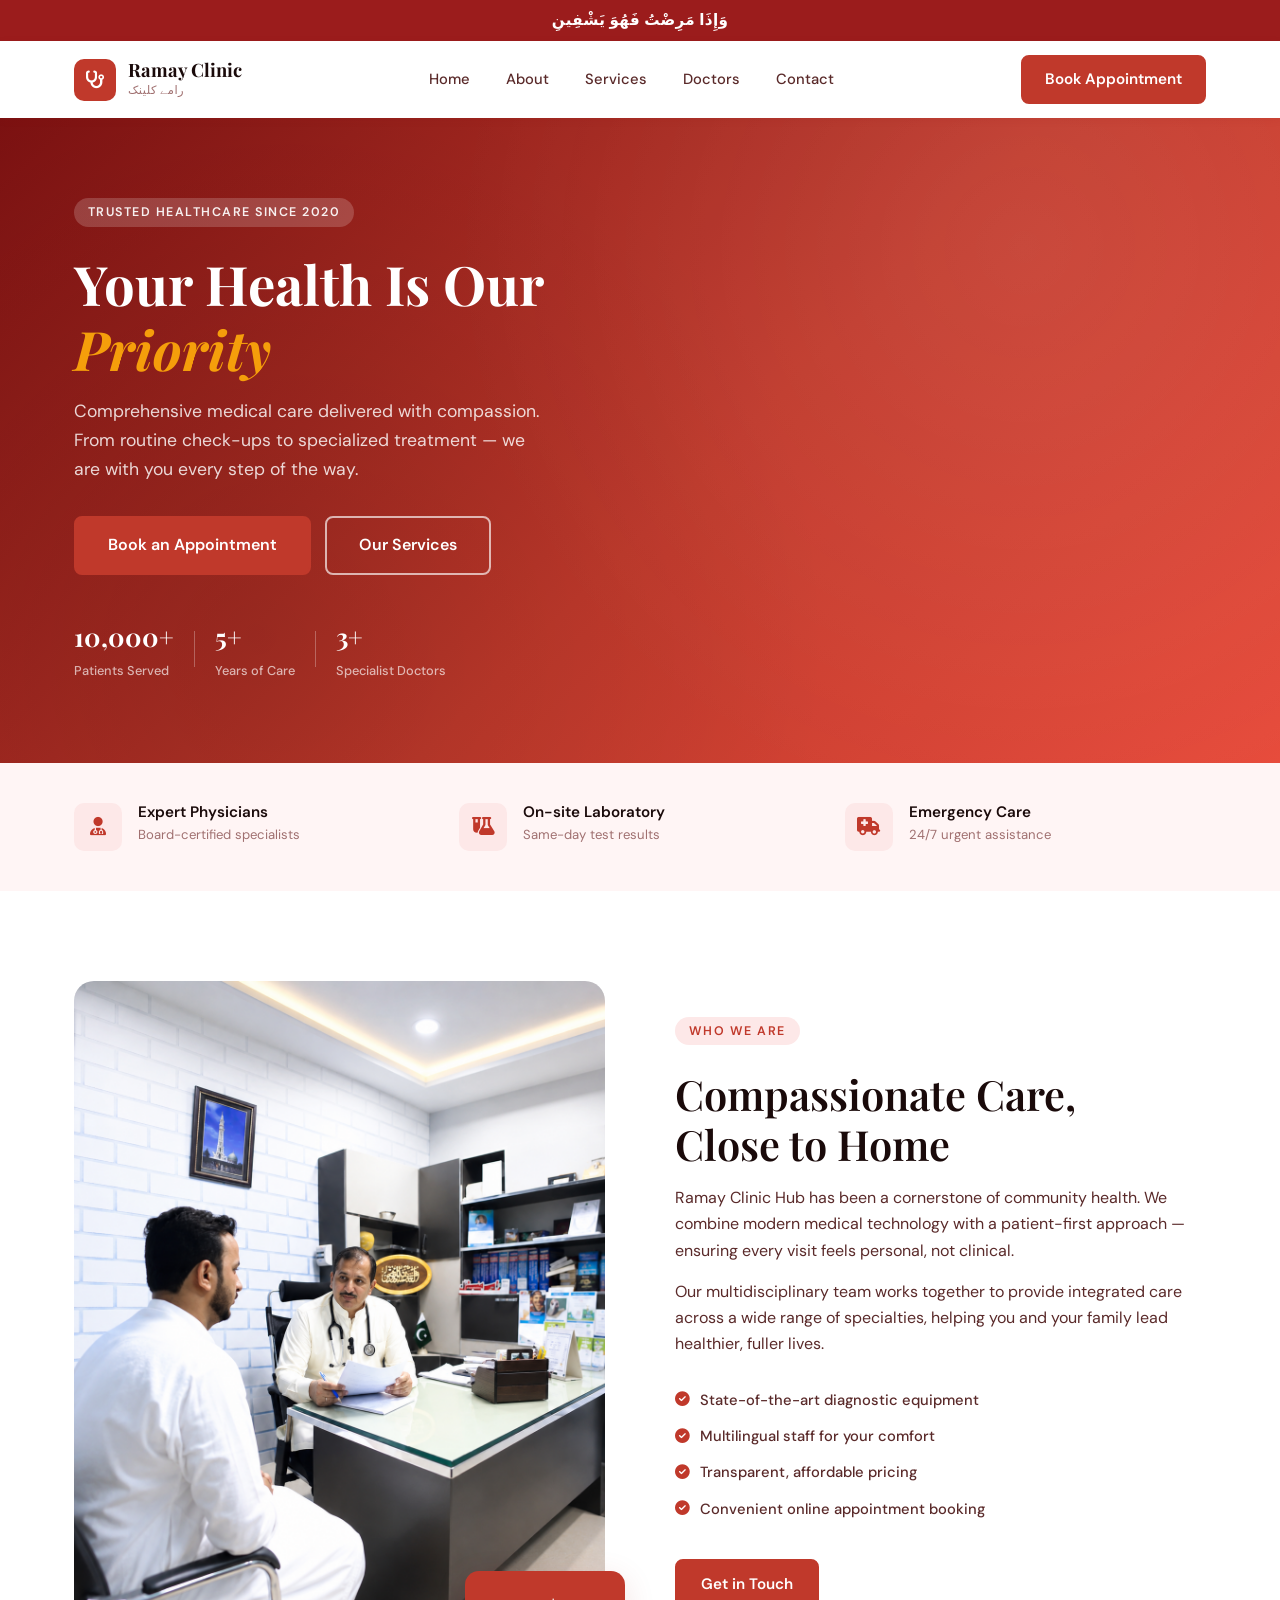
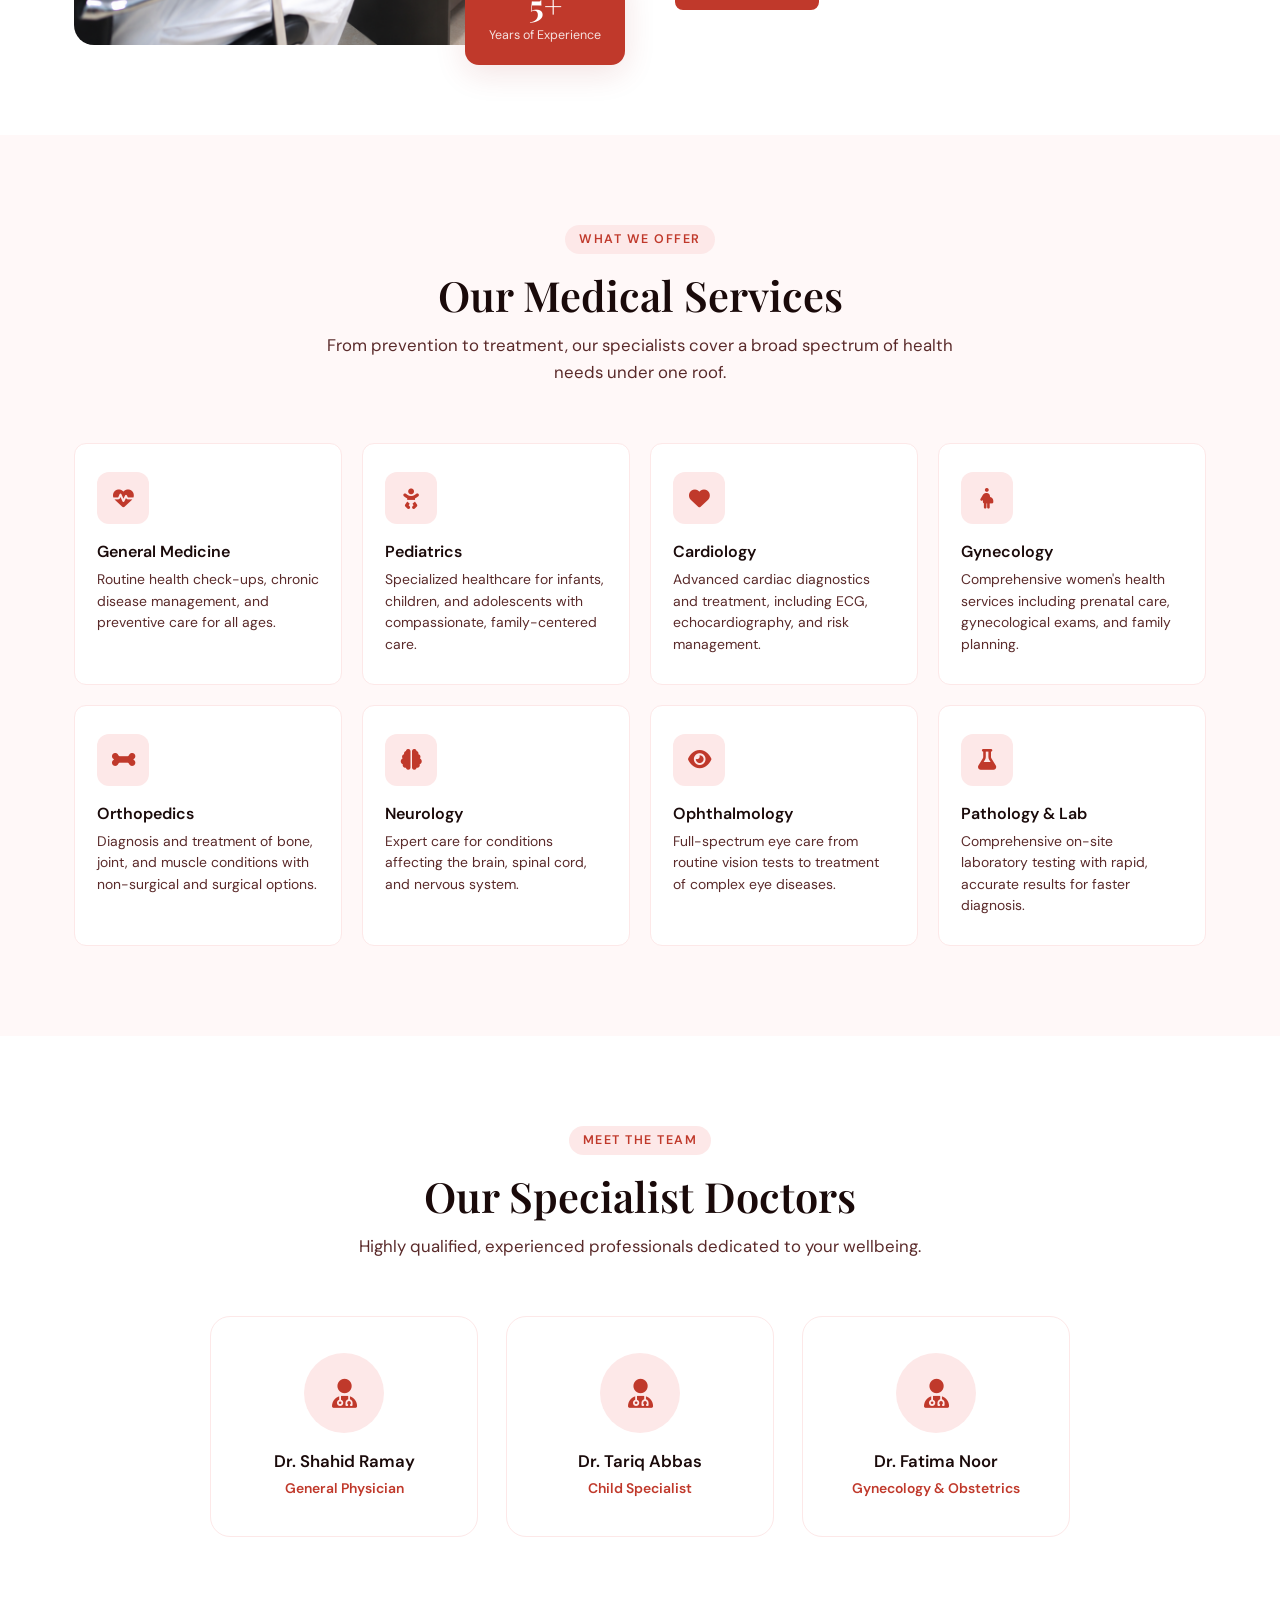
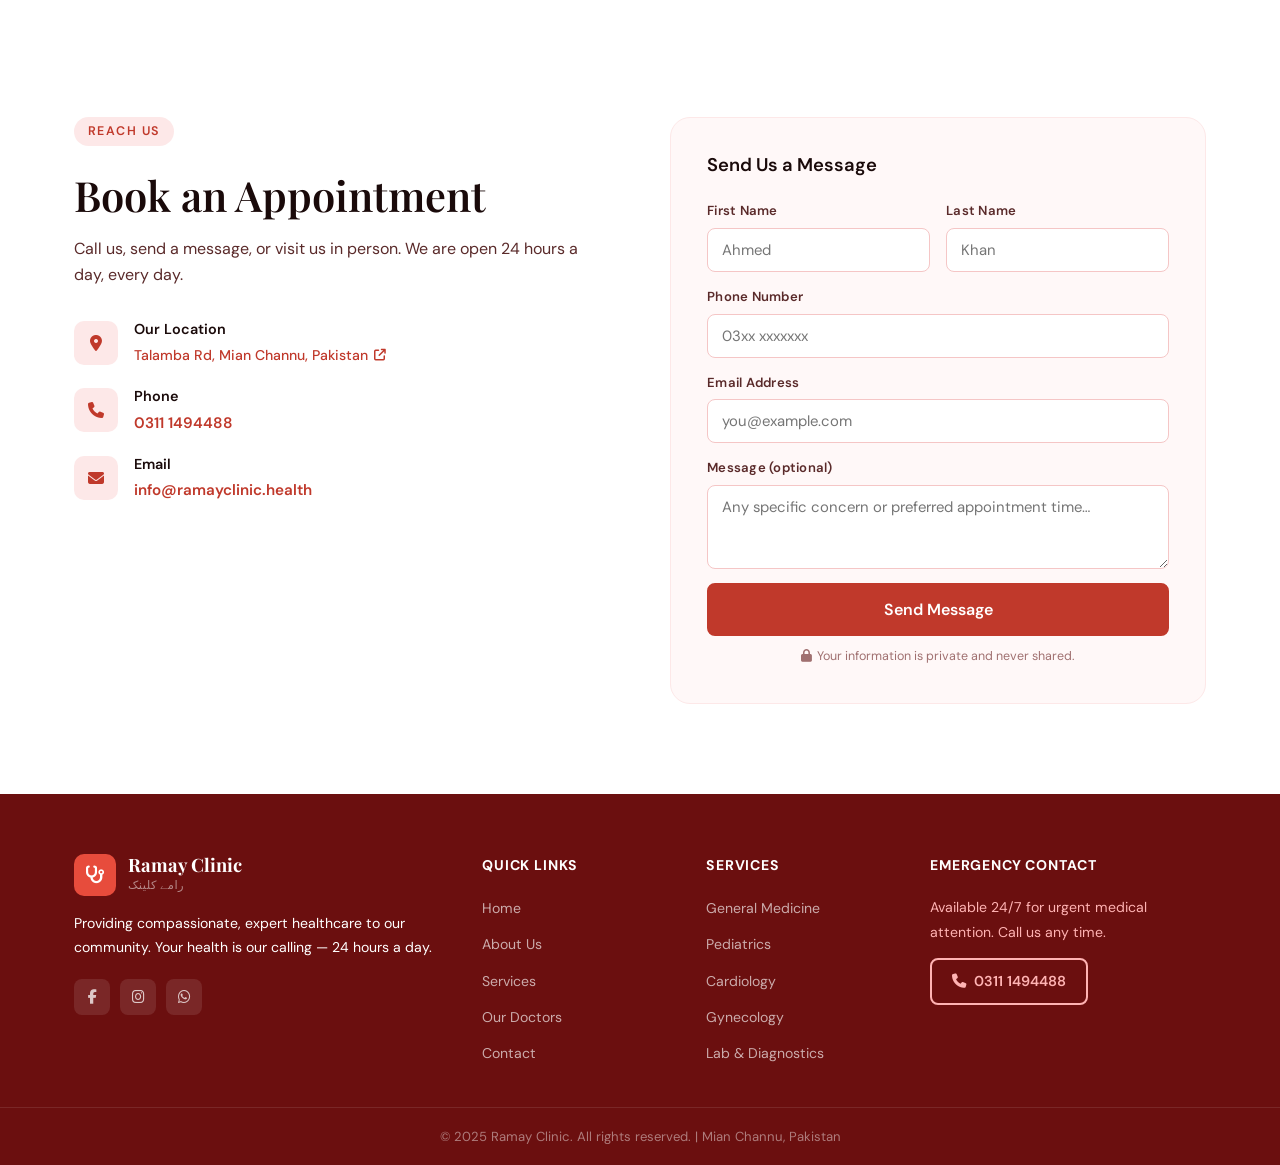
<file: index.html>
<!DOCTYPE html>
<html lang="en">
<head>
  <meta charset="UTF-8" />
  <meta name="viewport" content="width=device-width, initial-scale=1.0" />
  <title>Ramay Clinic  | رامے کلینک</title>
  <link rel="stylesheet" href="style.css" />
  <link href="https://fonts.googleapis.com/css2?family=DM+Sans:ital,opsz,wght@0,9..40,300;0,9..40,400;0,9..40,500;0,9..40,600;0,9..40,700;1,9..40,400&family=Playfair+Display:wght@400;600;700&display=swap" rel="stylesheet" />
  <link rel="stylesheet" href="https://cdnjs.cloudflare.com/ajax/libs/font-awesome/6.5.0/css/all.min.css" />
</head>
<body>

  <!-- TOP BAR -->
  <div class="topbar">
    <div class="topbar-inner">
      <div class="topbar-marquee" aria-label="Arabic quote about healing">
        <span class="topbar-marquee-text">وَإِذَا مَرِضْتُ فَهُوَ يَشْفِينِ</span>
      </div>
    </div>
  </div>

  <!-- NAVBAR -->
  <header class="navbar" id="navbar">
    <div class="container nav-inner">
      <a href="#" class="logo">
        <div class="logo-icon"><i class="fa fa-stethoscope"></i></div>
        <div class="logo-text">
          <span class="logo-main">Ramay Clinic</span>
          <span class="logo-sub">رامے کلینک</span>
        </div>
      </a>
      <nav class="nav-links">
        <a href="#home">Home</a>
        <a href="#about">About</a>
        <a href="#services">Services</a>
        <a href="#doctors">Doctors</a>
        <a href="#contact">Contact</a>
      </nav>
      <a href="#contact" class="btn btn-primary nav-cta">Book Appointment</a>
      <button class="hamburger" id="hamburger" aria-label="Menu">
        <span></span><span></span><span></span>
      </button>
    </div>
    <div class="mobile-menu" id="mobileMenu">
      <a href="#home">Home</a>
      <a href="#about">About</a>
      <a href="#services">Services</a>
      <a href="#doctors">Doctors</a>
      <a href="#contact">Contact</a>
      <a href="#contact" class="btn btn-primary">Book Appointment</a>
    </div>
  </header>

  <!-- HERO -->
  <section class="hero" id="home">
    <div class="hero-bg"></div>
    <div class="container hero-inner">
      <div class="hero-content">
        <span class="eyebrow">Trusted Healthcare Since 2020</span>
        <h1>Your Health Is Our <em>Priority</em></h1>
        <p class="hero-desc">Comprehensive medical care delivered with compassion. From routine check-ups to specialized treatment — we are with you every step of the way.</p>
        <div class="hero-actions">
          <a href="#contact" class="btn btn-primary btn-lg">Book an Appointment</a>
          <a href="#services" class="btn btn-outline btn-lg">Our Services</a>
        </div>
        <div class="hero-stats">
          <div class="stat">
            <strong>10,000+</strong>
            <span>Patients Served</span>
          </div>
          <div class="stat-divider"></div>
          <div class="stat">
            <strong>5+</strong>
            <span>Years of Care</span>
          </div>
          <div class="stat-divider"></div>
          <div class="stat">
            <strong>3+</strong>
            <span>Specialist Doctors</span>
          </div>
        </div>
      </div>
      
  </section>

  <!-- QUICK FEATURES STRIP -->
  <section class="features-strip">
    <div class="container features-grid">
      <div class="feature-item">
        <div class="fi-icon"><i class="fa fa-user-doctor"></i></div>
        <div>
          <h4>Expert Physicians</h4>
          <p>Board-certified specialists</p>
        </div>
      </div>
      <div class="feature-item">
        <div class="fi-icon"><i class="fa fa-flask-vial"></i></div>
        <div>
          <h4>On-site Laboratory</h4>
          <p>Same-day test results</p>
        </div>
      </div>
      <div class="feature-item">
        <div class="fi-icon"><i class="fa fa-ambulance"></i></div>
        <div>
          <h4>Emergency Care</h4>
          <p>24/7 urgent assistance</p>
        </div>
      </div>
    </div>
  </section>

  <!-- ABOUT -->
  <section class="about section" id="about">
    <div class="container about-inner">
      <div class="about-image-col">
        <div class="about-img-wrap">
          <div class="about-img-placeholder">
            <img class="about-photo" src="wwroot/images/image.png" alt="Doctor with a patient" />
          </div>
          <div class="about-exp-badge">
            <strong>5+</strong>
            <span>Years of Experience</span>
          </div>
        </div>
      </div>
      <div class="about-content">
        <span class="eyebrow">Who We Are</span>
        <h2>Compassionate Care, <br/>Close to Home</h2>
        <p>Ramay Clinic Hub has been a cornerstone of community health. We combine modern medical technology with a patient-first approach — ensuring every visit feels personal, not clinical.</p>
        <p>Our multidisciplinary team works together to provide integrated care across a wide range of specialties, helping you and your family lead healthier, fuller lives.</p>
        <ul class="about-highlights">
          <li><i class="fa fa-circle-check"></i> State-of-the-art diagnostic equipment</li>
          <li><i class="fa fa-circle-check"></i> Multilingual staff for your comfort</li>
          <li><i class="fa fa-circle-check"></i> Transparent, affordable pricing</li>
          <li><i class="fa fa-circle-check"></i> Convenient online appointment booking</li>
        </ul>
        <a href="#contact" class="btn btn-primary">Get in Touch</a>
      </div>
    </div>
  </section>

  <!-- SERVICES -->
  <section class="services section bg-light" id="services">
    <div class="container">
      <div class="section-header">
        <span class="eyebrow">What We Offer</span>
        <h2>Our Medical Services</h2>
        <p>From prevention to treatment, our specialists cover a broad spectrum of health needs under one roof.</p>
      </div>
      <div class="services-grid">
        <div class="service-card">
          <div class="sc-icon"><i class="fa fa-heart-pulse"></i></div>
          <h3>General Medicine</h3>
          <p>Routine health check-ups, chronic disease management, and preventive care for all ages.</p>
        </div>
        <div class="service-card">
          <div class="sc-icon"><i class="fa fa-baby"></i></div>
          <h3>Pediatrics</h3>
          <p>Specialized healthcare for infants, children, and adolescents with compassionate, family-centered care.</p>
        </div>
        <div class="service-card">
          <div class="sc-icon"><i class="fa fa-heart"></i></div>
          <h3>Cardiology</h3>
          <p>Advanced cardiac diagnostics and treatment, including ECG, echocardiography, and risk management.</p>
        </div>
        <div class="service-card">
          <div class="sc-icon"><i class="fa fa-person-pregnant"></i></div>
          <h3>Gynecology</h3>
          <p>Comprehensive women's health services including prenatal care, gynecological exams, and family planning.</p>
        </div>
        <div class="service-card">
          <div class="sc-icon"><i class="fa fa-bone"></i></div>
          <h3>Orthopedics</h3>
          <p>Diagnosis and treatment of bone, joint, and muscle conditions with non-surgical and surgical options.</p>
        </div>
        <div class="service-card">
          <div class="sc-icon"><i class="fa fa-brain"></i></div>
          <h3>Neurology</h3>
          <p>Expert care for conditions affecting the brain, spinal cord, and nervous system.</p>
        </div>
        <div class="service-card">
          <div class="sc-icon"><i class="fa fa-eye"></i></div>
          <h3>Ophthalmology</h3>
          <p>Full-spectrum eye care from routine vision tests to treatment of complex eye diseases.</p>
        </div>
        <div class="service-card">
          <div class="sc-icon"><i class="fa fa-flask"></i></div>
          <h3>Pathology & Lab</h3>
          <p>Comprehensive on-site laboratory testing with rapid, accurate results for faster diagnosis.</p>
        </div>
      </div>
    </div>
  </section>

  <!-- DOCTORS -->
  <section class="doctors section" id="doctors">
    <div class="container">
      <div class="section-header">
        <span class="eyebrow">Meet the Team</span>
        <h2>Our Specialist Doctors</h2>
        <p>Highly qualified, experienced professionals dedicated to your wellbeing.</p>
      </div>
      <div class="doctors-grid">
        <div class="doctor-card">
          <div class="doc-avatar"><i class="fa fa-user-doctor"></i></div>
          <div class="doc-info">
            <h3>Dr. Shahid Ramay</h3>
            <p class="doc-spec">General Physician</p>
          </div>
        </div>
        <div class="doctor-card">
          <div class="doc-avatar"><i class="fa fa-user-doctor"></i></div>
          <div class="doc-info">
            <h3>Dr. Tariq Abbas</h3>
            <p class="doc-spec">Child Specialist</p>
          </div>
        </div>
        <div class="doctor-card">
          <div class="doc-avatar"><i class="fa fa-user-doctor"></i></div>
          <div class="doc-info">
            <h3>Dr. Fatima Noor</h3>
            <p class="doc-spec">Gynecology & Obstetrics</p>
          </div>
        </div>
      </div>
    </div>
  </section>

  <!-- CONTACT -->
  <section class="contact section" id="contact">
    <div class="container contact-inner">
      <div class="contact-info">
        <span class="eyebrow">Reach Us</span>
        <h2>Book an Appointment</h2>
        <p>Call us, send a message, or visit us in person. We are open 24 hours a day, every day.</p>

        <div class="info-items">
          <div class="info-item">
            <div class="ii-icon"><i class="fa fa-location-dot"></i></div>
            <div>
              <h4>Our Location</h4>
              <a href="https://maps.google.com/?q=F943+4VP,+Talamba+Rd,+Mian+Channu" target="_blank" rel="noopener" class="map-link">
                Talamba Rd, Mian Channu, Pakistan
                <i class="fa fa-arrow-up-right-from-square"></i>
              </a>
            </div>
          </div>
          <div class="info-item">
            <div class="ii-icon"><i class="fa fa-phone"></i></div>
            <div>
              <h4>Phone</h4>
              <a href="tel:03111494488" class="contact-link">0311 1494488</a>
            </div>
          </div>
          <div class="info-item">
            <div class="ii-icon"><i class="fa fa-envelope"></i></div>
            <div>
              <h4>Email</h4>
              <a href="mailto:info@ramayclinic.health" class="contact-link">info@ramayclinic.health</a>
            </div>
          </div>
          
        </div>
      </div>

      <div class="contact-form-wrap">
        <form class="contact-form" id="contactForm">
          <h3>Send Us a Message</h3>
          <div class="form-row">
            <div class="form-group">
              <label for="fname">First Name</label>
              <input type="text" id="fname" placeholder="Ahmed" required />
            </div>
            <div class="form-group">
              <label for="lname">Last Name</label>
              <input type="text" id="lname" placeholder="Khan" required />
            </div>
          </div>
          <div class="form-group">
            <label for="phone">Phone Number</label>
            <input type="tel" id="phone" placeholder="03xx xxxxxxx" required />
          </div>
          <div class="form-group">
            <label for="email">Email Address</label>
            <input type="email" id="email" placeholder="you@example.com" />
          </div>
          
          <div class="form-group">
            <label for="message">Message (optional)</label>
            <textarea id="message" rows="3" placeholder="Any specific concern or preferred appointment time…"></textarea>
          </div>
          <button type="submit" class="btn btn-primary btn-block btn-lg">Send Message</button>
          <p class="form-note"><i class="fa fa-lock"></i> Your information is private and never shared.</p>
          <div class="form-success" id="formSuccess">
            <i class="fa fa-circle-check"></i>
            <strong>Message Sent!</strong> We are happy to assist you.
          </div>
        </form>
      </div>
    </div>
  </section>

  <!-- FOOTER -->
  <footer class="footer">
    <div class="container footer-inner">
      <div class="footer-brand">
        <div class="logo">
          <div class="logo-icon"><i class="fa fa-stethoscope"></i></div>
          <div class="logo-text">
            <span class="logo-main">Ramay Clinic</span>
            <span class="logo-sub">رامے کلینک</span>
          </div>
        </div>
        <p>Providing compassionate, expert healthcare to our community. Your health is our calling — 24 hours a day.</p>
        <div class="social-links">
          <a href="https://www.facebook.com/ramayhospital/" aria-label="Facebook"><i class="fab fa-facebook-f"></i></a>
          <a href="https://www.instagram.com/ramayhospital/" aria-label="Instagram"><i class="fab fa-instagram"></i></a>
          <a href="https://wa.me/923111494488" aria-label="WhatsApp"><i class="fab fa-whatsapp"></i></a>
        </div>
      </div>
      <div class="footer-col">
        <h5>Quick Links</h5>
        <ul>
          <li><a href="#home">Home</a></li>
          <li><a href="#about">About Us</a></li>
          <li><a href="#services">Services</a></li>
          <li><a href="#doctors">Our Doctors</a></li>
          <li><a href="#contact">Contact</a></li>
        </ul>
      </div>
      <div class="footer-col">
        <h5>Services</h5>
        <ul>
          <li><a href="#services">General Medicine</a></li>
          <li><a href="#services">Pediatrics</a></li>
          <li><a href="#services">Cardiology</a></li>
          <li><a href="#services">Gynecology</a></li>
          <li><a href="#services">Lab & Diagnostics</a></li>
        </ul>
      </div>
      <div class="footer-col">
        <h5>Emergency Contact</h5>
        <p style="color:#ffb3b3; font-size:0.88rem; line-height:1.8; margin-bottom:12px;">Available 24/7 for urgent medical attention. Call us any time.</p>
        <a href="tel:03111494488" class="btn btn-outline-light">
          <i class="fa fa-phone"></i> 0311 1494488
        </a>
      </div>
    </div>
    <div class="footer-bottom">
      <div class="container">
        <p>© 2025 Ramay Clinic. All rights reserved. | Mian Channu, Pakistan</p>
      </div>
    </div>
  </footer>

  <script src="script.js"></script>
</body>
</html>
</file>
<file: style.css>
/* ===================================
   RAMA CLINIC HUB — RED & WHITE THEME
   Palette:
   --red-dark:    #9b1c1c
   --red:         #c0392b
   --red-mid:     #e74c3c
   --red-light:   #fde8e8
   --red-pale:    #fff5f5
   --accent:      #f59e0b
   --text:        #1a0a0a
   --text-mid:    #5a2a2a
   --text-light:  #a07070
   --white:       #ffffff
   --bg-light:    #fff8f8
=================================== */

*, *::before, *::after { box-sizing: border-box; margin: 0; padding: 0; }

:root {
  --red-dark:   #9b1c1c;
  --red:        #c0392b;
  --red-mid:    #e74c3c;
  --red-light:  #fde8e8;
  --red-pale:   #fff5f5;
  --accent:     #f59e0b;
  --text:       #1a0a0a;
  --text-mid:   #5a2a2a;
  --text-light: #a07070;
  --white:      #ffffff;
  --bg-light:   #fff8f8;
  --shadow-sm:  0 2px 8px rgba(155,28,28,0.08);
  --shadow-md:  0 8px 32px rgba(155,28,28,0.12);
  --shadow-lg:  0 20px 60px rgba(155,28,28,0.16);
  --radius:     12px;
  --radius-lg:  20px;
}

html { scroll-behavior: smooth; }

body {
  font-family: 'DM Sans', system-ui, sans-serif;
  color: var(--text);
  background: var(--white);
  line-height: 1.65;
  font-size: 1rem;
  -webkit-font-smoothing: antialiased;
}

h1, h2, h3, h4 {
  font-family: 'Playfair Display', Georgia, serif;
  line-height: 1.2;
  color: var(--text);
}

h1 { font-size: clamp(2.2rem, 5vw, 3.4rem); font-weight: 700; }
h2 { font-size: clamp(1.8rem, 3.5vw, 2.6rem); font-weight: 600; }
h3 { font-size: 1.25rem; font-weight: 600; }
h4 { font-size: 1rem; font-weight: 600; }

p { color: var(--text-mid); }
a { text-decoration: none; color: inherit; }

.container {
  max-width: 1180px;
  margin: 0 auto;
  padding: 0 24px;
}

.section { padding: 90px 0; }
.bg-light { background: var(--bg-light); }

.eyebrow {
  display: inline-block;
  font-family: 'DM Sans', sans-serif;
  font-size: 0.78rem;
  font-weight: 600;
  letter-spacing: 0.12em;
  text-transform: uppercase;
  color: var(--red);
  background: var(--red-light);
  padding: 4px 14px;
  border-radius: 100px;
  margin-bottom: 1rem;
}

.section-header {
  text-align: center;
  max-width: 640px;
  margin: 0 auto 3.5rem;
}
.section-header p { margin-top: 0.75rem; font-size: 1.05rem; }

/* BUTTONS */
.btn {
  display: inline-flex;
  align-items: center;
  gap: 8px;
  padding: 11px 24px;
  border-radius: 8px;
  font-family: 'DM Sans', sans-serif;
  font-size: 0.95rem;
  font-weight: 600;
  cursor: pointer;
  border: 2px solid transparent;
  transition: all 0.2s ease;
  white-space: nowrap;
}
.btn-primary {
  background: var(--red);
  color: var(--white);
  border-color: var(--red);
}
.btn-primary:hover {
  background: var(--red-dark);
  border-color: var(--red-dark);
  transform: translateY(-1px);
  box-shadow: 0 6px 20px rgba(155,28,28,0.28);
}
.btn-outline {
  background: transparent;
  color: var(--white);
  border-color: rgba(255,255,255,0.65);
}
.btn-outline:hover {
  background: rgba(255,255,255,0.15);
  border-color: var(--white);
}
.btn-outline-light {
  background: transparent;
  color: #ffb3b3;
  border: 2px solid #ffb3b3;
  border-radius: 8px;
  padding: 10px 20px;
  font-size: 0.9rem;
  font-weight: 600;
  transition: all 0.2s;
}
.btn-outline-light:hover { background: rgba(255,255,255,0.1); }
.btn-lg { padding: 14px 32px; font-size: 1rem; }
.btn-block { width: 100%; justify-content: center; }

/* TOP BAR */
.topbar {
  background: var(--red-dark);
  color: rgba(255,255,255,0.85);
  font-size: 0.83rem;
  padding: 8px 0;
}
.topbar-inner {
  width: 100%;
  max-width: none;
  padding: 0 24px;
  box-sizing: border-box;
  display: flex;
  justify-content: center;
  align-items: center;
  flex-wrap: wrap;
  gap: 8px;
  overflow: hidden;
}
.topbar-marquee {
  width: 100%;
  overflow: hidden;
  display: flex;
  align-items: center;
  justify-content: flex-start;
}
.topbar-marquee-text {
  display: inline-block;
  min-width: 100%;
  white-space: nowrap;
  font-size: 0.95rem;
  font-weight: 700;
  letter-spacing: 0.02em;
  color: #ffffff;
  text-align: center;
  animation: topbar-marquee 5s ease-out 1 forwards;
}

@keyframes topbar-marquee {
  0% { transform: translateX(-120%); }
  100% { transform: translateX(0); }
}

/* NAVBAR */
.navbar {
  position: sticky;
  top: 0;
  z-index: 100;
  background: var(--white);
  box-shadow: var(--shadow-sm);
  padding: 0;
  transition: box-shadow 0.3s;
}
.navbar.scrolled { box-shadow: var(--shadow-md); }
.nav-inner {
  display: flex;
  align-items: center;
  justify-content: space-between;
  padding-top: 14px;
  padding-bottom: 14px;
  gap: 24px;
}
.logo {
  display: flex;
  align-items: center;
  gap: 12px;
}
.logo-icon {
  width: 42px;
  height: 42px;
  background: var(--red);
  border-radius: 10px;
  display: flex;
  align-items: center;
  justify-content: center;
  color: var(--white);
  font-size: 1.1rem;
  flex-shrink: 0;
}
.logo-main {
  display: block;
  font-family: 'Playfair Display', serif;
  font-size: 1.15rem;
  font-weight: 700;
  color: var(--text);
  line-height: 1.2;
}
.logo-sub {
  display: block;
  font-size: 0.72rem;
  color: var(--text-light);
  font-weight: 500;
  letter-spacing: 0.04em;
}
.nav-links {
  display: flex;
  gap: 8px;
}
.nav-links a {
  padding: 8px 14px;
  color: var(--text-mid);
  font-size: 0.92rem;
  font-weight: 500;
  border-radius: 6px;
  transition: color 0.2s, background 0.2s;
}
.nav-links a:hover {
  color: var(--red);
  background: var(--red-pale);
}
.nav-cta { padding: 10px 22px; }
.hamburger {
  display: none;
  flex-direction: column;
  gap: 5px;
  background: none;
  border: none;
  cursor: pointer;
  padding: 4px;
}
.hamburger span {
  display: block;
  width: 24px;
  height: 2px;
  background: var(--text);
  border-radius: 2px;
  transition: all 0.3s;
}
.mobile-menu {
  display: none;
  flex-direction: column;
  padding: 12px 24px 20px;
  border-top: 1px solid var(--red-light);
  gap: 4px;
}
.mobile-menu a {
  padding: 10px 12px;
  border-radius: 8px;
  font-weight: 500;
  color: var(--text-mid);
  transition: background 0.2s, color 0.2s;
}
.mobile-menu a:hover { background: var(--red-pale); color: var(--red); }
.mobile-menu .btn { margin-top: 8px; justify-content: center; }
.mobile-menu.open { display: flex; }

/* HERO */
.hero {
  position: relative;
  background: linear-gradient(135deg, #7b1111 0%, #c0392b 55%, #e74c3c 100%);
  padding: 80px 0 0;
  overflow: hidden;
  min-height: 580px;
}
.hero-bg {
  position: absolute;
  inset: 0;
  background:
    radial-gradient(circle at 80% 20%, rgba(255,255,255,0.07) 0%, transparent 50%),
    radial-gradient(circle at 20% 80%, rgba(0,0,0,0.12) 0%, transparent 50%);
}
.hero-inner {
  position: relative;
  z-index: 2;
  display: grid;
  grid-template-columns: 1fr 1fr;
  gap: 60px;
  align-items: center;
  padding-bottom: 80px;
}
.hero-content .eyebrow {
  background: rgba(255,255,255,0.18);
  color: rgba(255,255,255,0.92);
}
.hero-content h1 { color: var(--white); margin: 0.5rem 0 1rem; }
.hero-content h1 em { font-style: italic; color: var(--accent); }
.hero-desc {
  color: rgba(255,255,255,0.82);
  font-size: 1.1rem;
  max-width: 480px;
  margin-bottom: 2rem;
}
.hero-actions {
  display: flex;
  gap: 14px;
  flex-wrap: wrap;
  margin-bottom: 2.5rem;
}
.hero-stats { display: flex; align-items: center; gap: 20px; }
.stat strong {
  display: block;
  font-size: 1.6rem;
  font-weight: 700;
  color: var(--white);
  font-family: 'Playfair Display', serif;
}
.stat span { font-size: 0.8rem; color: rgba(255,255,255,0.65); font-weight: 500; }
.stat-divider { width: 1px; height: 36px; background: rgba(255,255,255,0.28); }

/* HERO CARD */
.hero-visual { position: relative; display: flex; justify-content: center; }
.hero-card {
  background: var(--white);
  border-radius: var(--radius-lg);
  padding: 28px;
  box-shadow: var(--shadow-lg);
  width: 100%;
  max-width: 340px;
}
.hero-card-header { display: flex; align-items: center; gap: 14px; margin-bottom: 18px; }
.hc-icon {
  width: 46px; height: 46px;
  background: var(--red-light);
  border-radius: 10px;
  display: flex; align-items: center; justify-content: center;
  color: var(--red); font-size: 1.2rem;
}
.hc-title { font-size: 0.78rem; color: var(--text-light); font-weight: 500; margin-bottom: 2px; }
.hc-time { font-size: 0.98rem; font-weight: 700; color: var(--text); }
.hc-divider { height: 1px; background: var(--red-light); margin-bottom: 18px; }
.hero-checklist { list-style: none; margin-bottom: 20px; }
.hero-checklist li {
  display: flex; align-items: center; gap: 10px;
  padding: 7px 0; font-size: 0.92rem; font-weight: 500; color: var(--text-mid);
  border-bottom: 1px solid var(--red-pale);
}
.hero-checklist li:last-child { border-bottom: none; }
.hero-checklist li i { color: var(--red); font-size: 0.9rem; }

.floating-badge {
  position: absolute;
  background: var(--white);
  border-radius: 100px;
  padding: 8px 16px;
  display: flex; align-items: center; gap: 8px;
  font-size: 0.82rem; font-weight: 600;
  box-shadow: var(--shadow-md);
  color: var(--text); white-space: nowrap;
}
.floating-badge i { color: var(--red); }
.badge-one { top: -20px; left: -30px; }
.badge-two { bottom: 30px; right: -20px; }

.hero-wave { position: relative; z-index: 1; line-height: 0; }
.hero-wave svg { display: block; width: 100%; height: 60px; }

/* FEATURES STRIP */
.features-strip { background: var(--red-pale); padding: 40px 0; }
.features-grid { display: grid; grid-template-columns: repeat(3, 1fr); gap: 24px; }
.feature-item { display: flex; align-items: flex-start; gap: 16px; }
.fi-icon {
  width: 48px; height: 48px;
  background: var(--red-light);
  border-radius: 10px;
  display: flex; align-items: center; justify-content: center;
  color: var(--red); font-size: 1.15rem; flex-shrink: 0;
}
.feature-item h4 { font-family: 'DM Sans', sans-serif; font-size: 0.95rem; margin-bottom: 2px; }
.feature-item p { font-size: 0.82rem; color: var(--text-light); }

/* ABOUT */
.about-inner { display: grid; grid-template-columns: 1fr 1fr; gap: 70px; align-items: center; }
.about-img-wrap { position: relative; }
.about-img-placeholder {
  background: linear-gradient(135deg, var(--red-light) 0%, var(--red-pale) 100%);
  border-radius: var(--radius-lg);
  aspect-ratio: 4/5;
  display: flex; align-items: center; justify-content: center;
  font-size: 5rem; color: var(--red-mid);
  overflow: hidden;
}
.about-photo {
  width: 100%;
  height: 100%;
  object-fit: cover;
  display: block;
}
.about-exp-badge {
  position: absolute; bottom: -20px; right: -20px;
  background: var(--red); color: var(--white);
  border-radius: 14px; padding: 18px 24px; text-align: center;
  box-shadow: var(--shadow-md);
}
.about-exp-badge strong { display: block; font-size: 2rem; font-family: 'Playfair Display', serif; line-height: 1; }
.about-exp-badge span { font-size: 0.78rem; opacity: 0.85; }
.about-content h2 { margin: 0.5rem 0 1rem; }
.about-content p { margin-bottom: 0.9rem; }
.about-highlights { list-style: none; margin: 1.5rem 0 2rem; }
.about-highlights li {
  display: flex; align-items: center; gap: 10px;
  padding: 6px 0; font-size: 0.92rem; color: var(--text-mid); font-weight: 500;
}
.about-highlights li i { color: var(--red); }

/* SERVICES */
.services-grid { display: grid; grid-template-columns: repeat(4, 1fr); gap: 20px; }
.service-card {
  background: var(--white);
  border-radius: var(--radius);
  padding: 28px 22px;
  border: 1.5px solid var(--red-light);
  transition: all 0.25s ease;
  cursor: default;
}
.service-card:hover {
  border-color: var(--red);
  box-shadow: var(--shadow-md);
  transform: translateY(-4px);
}
.sc-icon {
  width: 52px; height: 52px;
  background: var(--red-light);
  border-radius: 12px;
  display: flex; align-items: center; justify-content: center;
  color: var(--red); font-size: 1.3rem;
  margin-bottom: 18px; transition: background 0.25s;
}
.service-card:hover .sc-icon { background: var(--red); color: var(--white); }
.service-card h3 { font-family: 'DM Sans', sans-serif; font-size: 1rem; margin-bottom: 8px; }
.service-card p { font-size: 0.87rem; line-height: 1.55; }

/* DOCTORS */
.doctors-grid { display: grid; grid-template-columns: repeat(3, 1fr); gap: 28px; max-width: 860px; margin: 0 auto; }
.doctor-card {
  background: var(--white);
  border-radius: var(--radius-lg);
  padding: 36px 22px;
  text-align: center;
  border: 1.5px solid var(--red-light);
  transition: all 0.25s;
}
.doctor-card:hover {
  box-shadow: var(--shadow-md);
  border-color: var(--red);
  transform: translateY(-3px);
}
.doc-avatar {
  width: 80px; height: 80px;
  background: var(--red-light);
  border-radius: 50%;
  display: flex; align-items: center; justify-content: center;
  font-size: 1.8rem; color: var(--red);
  margin: 0 auto 18px;
}
.doc-info h3 { font-family: 'DM Sans', sans-serif; font-size: 1.05rem; margin-bottom: 6px; }
.doc-spec { font-size: 0.87rem; color: var(--red); font-weight: 600; }

/* CONTACT */
.contact-inner { display: grid; grid-template-columns: 1fr 1fr; gap: 60px; align-items: flex-start; }
.contact-info h2 { margin: 0.5rem 0 1rem; }
.contact-info > p { margin-bottom: 2rem; }
.info-items { display: flex; flex-direction: column; gap: 20px; }
.info-item { display: flex; gap: 16px; align-items: flex-start; }
.ii-icon {
  width: 44px; height: 44px;
  background: var(--red-light);
  border-radius: 10px;
  display: flex; align-items: center; justify-content: center;
  color: var(--red); font-size: 1rem; flex-shrink: 0;
}
.info-item h4 { font-family: 'DM Sans', sans-serif; font-size: 0.9rem; margin-bottom: 4px; }
.info-item p { font-size: 0.88rem; line-height: 1.6; }

.map-link {
  display: inline-flex;
  align-items: center;
  gap: 6px;
  color: var(--red);
  font-size: 0.88rem;
  font-weight: 500;
  transition: color 0.2s;
  line-height: 1.5;
}
.map-link:hover { color: var(--red-dark); text-decoration: underline; }
.map-link i { font-size: 0.75rem; }

.contact-link {
  color: var(--red);
  font-size: 0.95rem;
  font-weight: 600;
  transition: color 0.2s;
}
.contact-link:hover { color: var(--red-dark); text-decoration: underline; }

/* FORM */
.contact-form-wrap {
  background: var(--bg-light);
  border-radius: var(--radius-lg);
  padding: 36px;
  border: 1.5px solid var(--red-light);
}
.contact-form h3 { font-family: 'DM Sans', sans-serif; font-size: 1.15rem; margin-bottom: 24px; color: var(--text); }
.form-row { display: grid; grid-template-columns: 1fr 1fr; gap: 16px; }
.form-group { display: flex; flex-direction: column; gap: 6px; margin-bottom: 14px; }
.form-group label { font-size: 0.82rem; font-weight: 600; color: var(--text-mid); letter-spacing: 0.02em; }
.form-group input,
.form-group select,
.form-group textarea {
  padding: 11px 14px;
  border: 1.5px solid #f5c6c6;
  border-radius: 8px;
  font-family: 'DM Sans', sans-serif;
  font-size: 0.93rem;
  color: var(--text);
  background: var(--white);
  transition: border-color 0.2s, box-shadow 0.2s;
  outline: none;
  resize: vertical;
}
.form-group input:focus,
.form-group select:focus,
.form-group textarea:focus {
  border-color: var(--red);
  box-shadow: 0 0 0 3px rgba(192,57,43,0.12);
}
.form-note {
  text-align: center; font-size: 0.78rem; color: var(--text-light);
  margin-top: 10px; display: flex; align-items: center; justify-content: center; gap: 5px;
}
.form-success {
  display: none;
  background: var(--red-light);
  border-radius: 8px; padding: 14px 18px;
  margin-top: 14px; font-size: 0.9rem; color: var(--red-dark);
  gap: 10px; align-items: center;
}
.form-success i { font-size: 1.1rem; }
.form-success.visible { display: flex; }

/* FOOTER */
.footer { background: #6b0f0f; color: rgba(255,255,255,0.75); padding: 60px 0 0; }
.footer-inner { display: grid; grid-template-columns: 2fr 1fr 1fr 1.5fr; gap: 40px; padding-bottom: 40px; }
.footer-brand .logo { margin-bottom: 16px; }
.footer-brand .logo-main { color: var(--white); }
.footer-brand .logo-sub { color: rgba(255,255,255,0.5); }
.footer-brand .logo-icon { background: var(--red-mid); }
.footer-brand p { font-size: 0.88rem; line-height: 1.7; margin-bottom: 20px; color: var(--white); }
.social-links { display: flex; gap: 10px; }
.social-links a {
  width: 36px; height: 36px; border-radius: 8px;
  background: rgba(255,255,255,0.1);
  display: flex; align-items: center; justify-content: center;
  color: rgba(255,255,255,0.75); font-size: 0.9rem;
  transition: background 0.2s, color 0.2s;
}
.social-links a:hover { background: var(--red-mid); color: var(--white); }
.footer-col h5 {
  font-family: 'DM Sans', sans-serif;
  font-size: 0.88rem; font-weight: 700; color: var(--white);
  letter-spacing: 0.06em; text-transform: uppercase; margin-bottom: 18px;
}
.footer-col ul { list-style: none; display: flex; flex-direction: column; gap: 10px; }
.footer-col ul li a { font-size: 0.88rem; color: rgba(255,255,255,0.65); transition: color 0.2s; }
.footer-col ul li a:hover { color: #ffb3b3; }
.footer-col p { font-size: 0.88rem; }
.footer-bottom { border-top: 1px solid rgba(255,255,255,0.1); padding: 18px 0; text-align: center; }
.footer-bottom p { font-size: 0.82rem; color: rgba(255,255,255,0.45); }

/* ========== RESPONSIVE ========== */

@media (max-width: 1024px) {
  .services-grid { grid-template-columns: repeat(2, 1fr); }
  .footer-inner { grid-template-columns: 1fr 1fr; }
}

@media (max-width: 860px) {
  .hero-inner { grid-template-columns: 1fr; gap: 40px; }
  .hero-visual { display: none; }
  .about-inner { grid-template-columns: 1fr; }
  .about-image-col { display: none; }
  .contact-inner { grid-template-columns: 1fr; }
  .features-grid { grid-template-columns: repeat(2, 1fr); }
  .doctors-grid { grid-template-columns: repeat(2, 1fr); max-width: 100%; }
}

@media (max-width: 768px) {
  .nav-links, .nav-cta { display: none; }
  .hamburger { display: flex; }
  .services-grid { grid-template-columns: 1fr; }
  .footer-inner { grid-template-columns: 1fr 1fr; }
  .form-row { grid-template-columns: 1fr; }
}

@media (max-width: 480px) {
  .section { padding: 60px 0; }
  .features-grid { grid-template-columns: 1fr; }
  .doctors-grid { grid-template-columns: 1fr; }
  .footer-inner { grid-template-columns: 1fr; }
  .hero-stats { flex-direction: column; align-items: flex-start; gap: 10px; }
  .stat-divider { display: none; }
  .hero-actions { flex-direction: column; }
}
</file>
